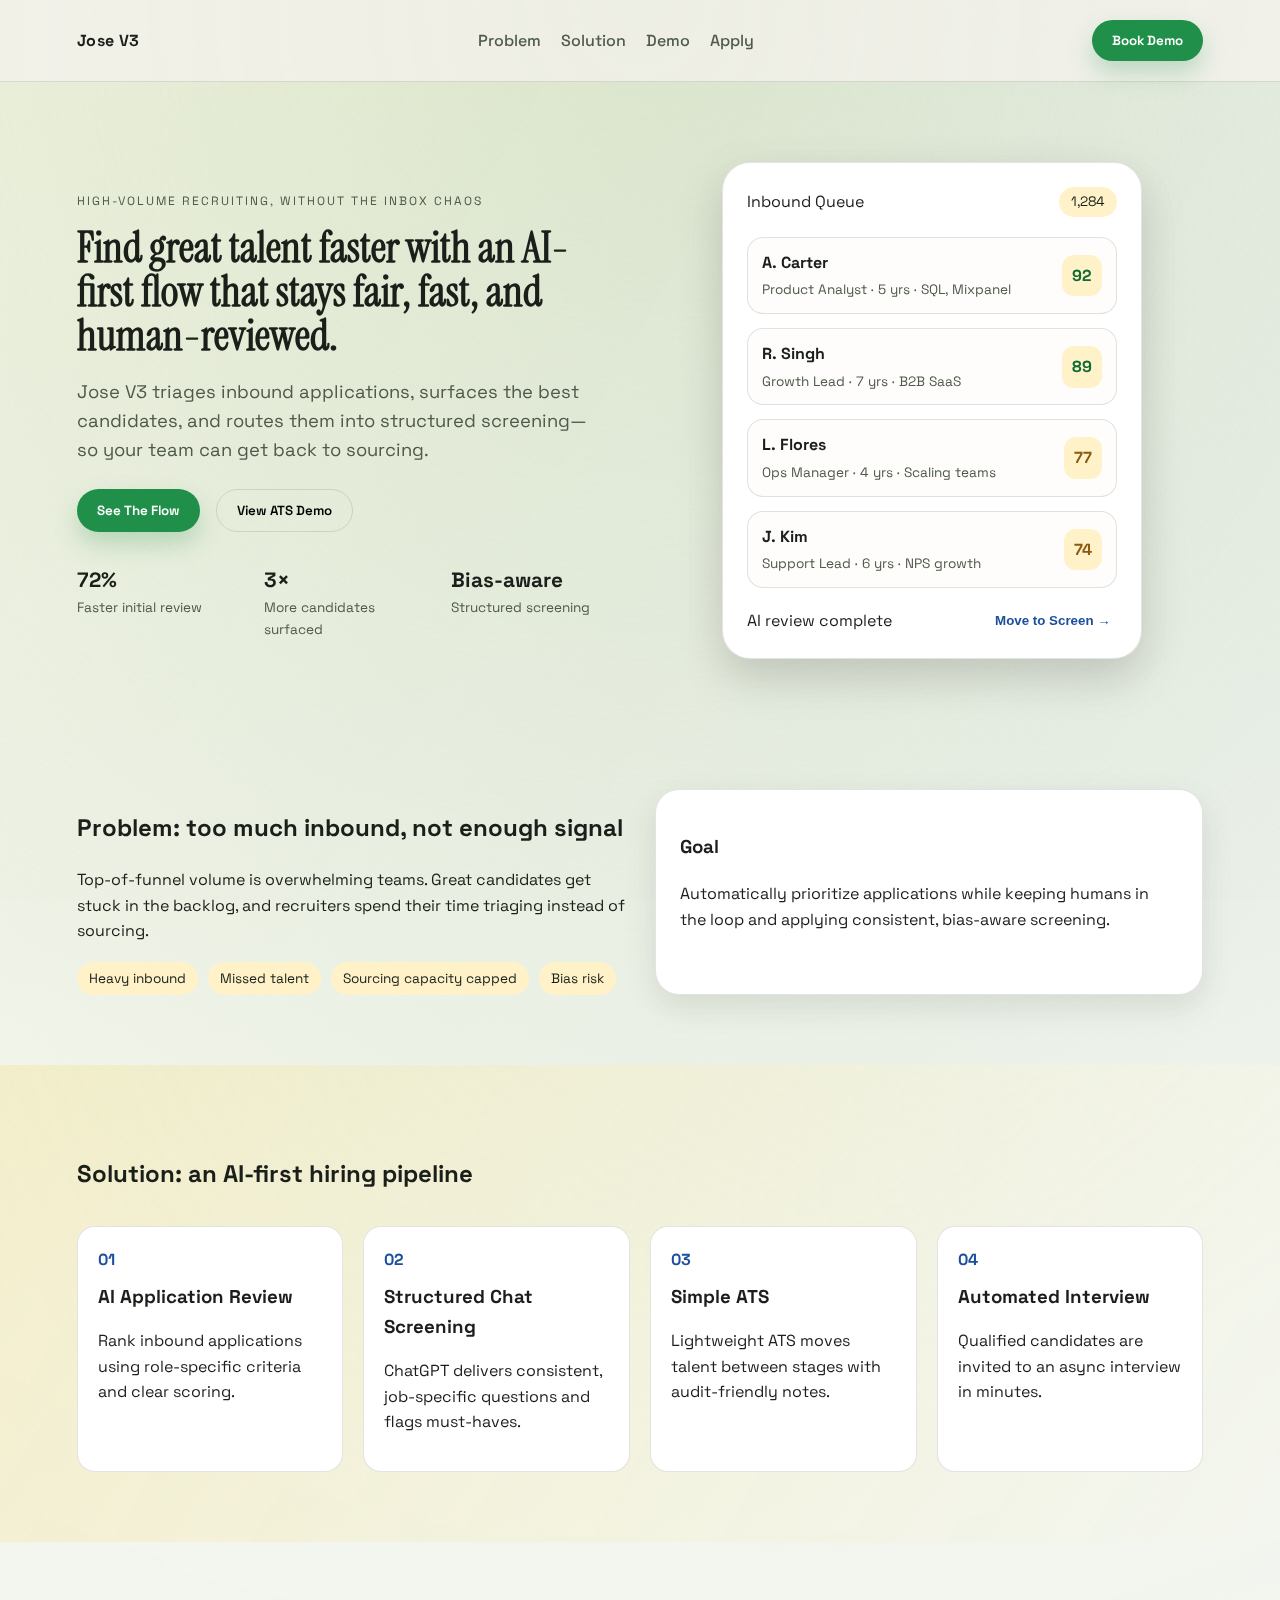
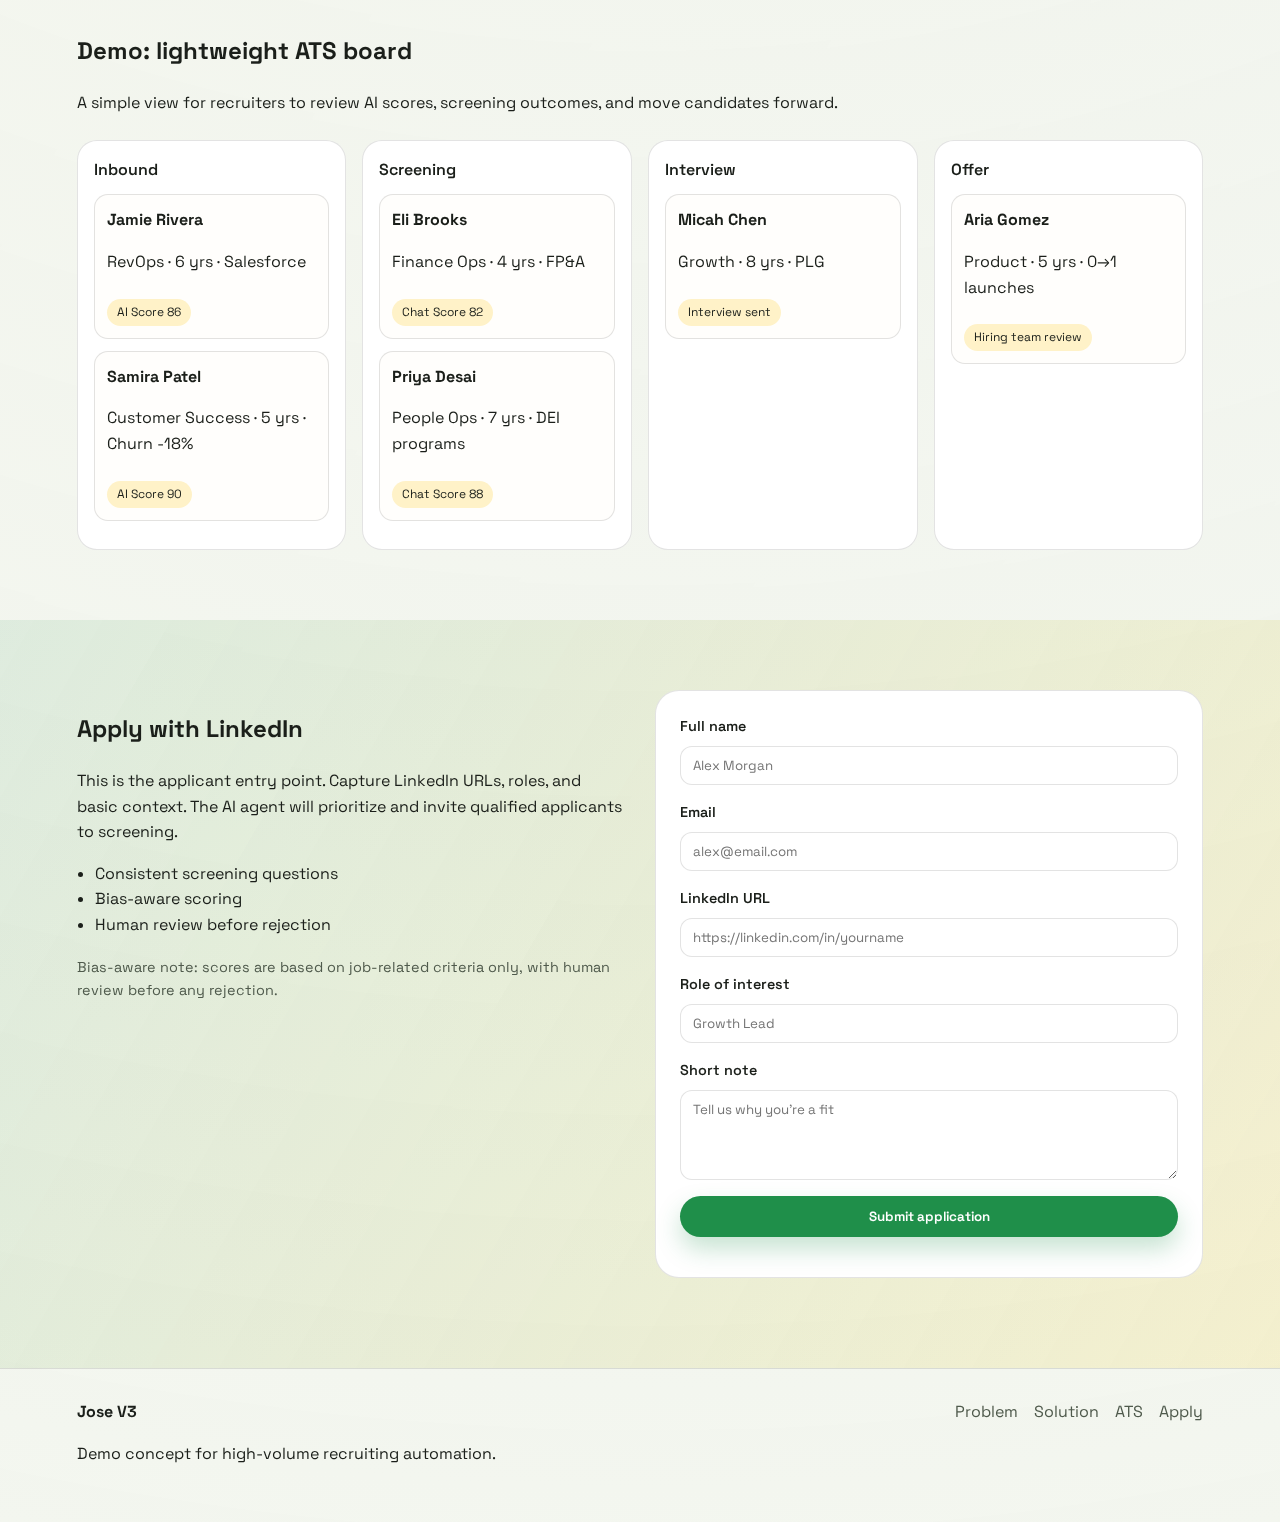
<file: index.html>
<!doctype html>
<html lang="en">
  <head>
    <meta charset="UTF-8" />
    <meta name="viewport" content="width=device-width, initial-scale=1" />
    <title>Jose V3 — High-Volume Recruiting Demo</title>
    <link rel="preconnect" href="https://fonts.googleapis.com" />
    <link rel="preconnect" href="https://fonts.gstatic.com" crossorigin />
    <link
      href="https://fonts.googleapis.com/css2?family=Instrument+Serif:ital@0;1&family=Space+Grotesk:wght@300;400;500;600;700&display=swap"
      rel="stylesheet"
    />
    <link rel="stylesheet" href="styles.css" />
  </head>
  <body>
    <div class="grain"></div>
    <header class="nav">
      <div class="logo">Jose V3</div>
      <nav>
        <a href="#problem">Problem</a>
        <a href="#solution">Solution</a>
        <a href="#demo">Demo</a>
        <a href="#apply">Apply</a>
      </nav>
      <button class="primary" onclick="document.getElementById('apply').scrollIntoView({behavior: 'smooth'})">
        Book Demo
      </button>
    </header>

    <main>
      <section class="hero">
        <div class="hero-text">
          <p class="eyebrow">High-volume recruiting, without the inbox chaos</p>
          <h1>
            Find great talent faster with an AI-first flow that stays fair, fast, and human-reviewed.
          </h1>
          <p class="lede">
            Jose V3 triages inbound applications, surfaces the best candidates, and routes them
            into structured screening—so your team can get back to sourcing.
          </p>
          <div class="cta-row">
            <button class="primary" onclick="document.getElementById('apply').scrollIntoView({behavior: 'smooth'})">
              See The Flow
            </button>
            <button class="ghost" onclick="document.getElementById('demo').scrollIntoView({behavior: 'smooth'})">
              View ATS Demo
            </button>
          </div>
          <div class="hero-stats">
            <div>
              <span class="stat">72%</span>
              <span class="label">Faster initial review</span>
            </div>
            <div>
              <span class="stat">3×</span>
              <span class="label">More candidates surfaced</span>
            </div>
            <div>
              <span class="stat">Bias-aware</span>
              <span class="label">Structured screening</span>
            </div>
          </div>
        </div>
        <div class="hero-panel">
          <div class="panel-card">
            <div class="card-header">
              <span>Inbound Queue</span>
              <span class="pill">1,284</span>
            </div>
            <ul class="queue">
              <li>
                <div>
                  <strong>A. Carter</strong>
                  <p>Product Analyst · 5 yrs · SQL, Mixpanel</p>
                </div>
                <span class="score high">92</span>
              </li>
              <li>
                <div>
                  <strong>R. Singh</strong>
                  <p>Growth Lead · 7 yrs · B2B SaaS</p>
                </div>
                <span class="score high">89</span>
              </li>
              <li>
                <div>
                  <strong>L. Flores</strong>
                  <p>Ops Manager · 4 yrs · Scaling teams</p>
                </div>
                <span class="score mid">77</span>
              </li>
              <li>
                <div>
                  <strong>J. Kim</strong>
                  <p>Support Lead · 6 yrs · NPS growth</p>
                </div>
                <span class="score mid">74</span>
              </li>
            </ul>
            <div class="card-footer">
              <span>AI review complete</span>
              <button class="link">Move to Screen →</button>
            </div>
          </div>
        </div>
      </section>

      <section id="problem" class="split">
        <div>
          <h2>Problem: too much inbound, not enough signal</h2>
          <p>
            Top-of-funnel volume is overwhelming teams. Great candidates get stuck in the backlog,
            and recruiters spend their time triaging instead of sourcing.
          </p>
          <div class="chips">
            <span>Heavy inbound</span>
            <span>Missed talent</span>
            <span>Sourcing capacity capped</span>
            <span>Bias risk</span>
          </div>
        </div>
        <div class="callout">
          <h3>Goal</h3>
          <p>
            Automatically prioritize applications while keeping humans in the loop and applying
            consistent, bias-aware screening.
          </p>
        </div>
      </section>

      <section id="solution" class="flow">
          <h2>Solution: an AI-first hiring pipeline</h2>
        <div class="flow-grid">
          <div class="flow-card">
            <span class="step">01</span>
            <h3>AI Application Review</h3>
            <p>Rank inbound applications using role-specific criteria and clear scoring.</p>
          </div>
          <div class="flow-card">
            <span class="step">02</span>
            <h3>Structured Chat Screening</h3>
            <p>ChatGPT delivers consistent, job-specific questions and flags must-haves.</p>
          </div>
          <div class="flow-card">
            <span class="step">03</span>
            <h3>Simple ATS</h3>
            <p>Lightweight ATS moves talent between stages with audit-friendly notes.</p>
          </div>
          <div class="flow-card">
            <span class="step">04</span>
            <h3>Automated Interview</h3>
            <p>Qualified candidates are invited to an async interview in minutes.</p>
          </div>
        </div>
      </section>

      <section id="demo" class="ats">
        <div class="ats-header">
          <h2>Demo: lightweight ATS board</h2>
          <p>
            A simple view for recruiters to review AI scores, screening outcomes, and move candidates forward.
          </p>
        </div>
        <div class="board">
          <div class="column">
            <div class="column-title">Inbound</div>
            <div class="card">
              <strong>Jamie Rivera</strong>
              <p>RevOps · 6 yrs · Salesforce</p>
              <span class="badge">AI Score 86</span>
            </div>
            <div class="card">
              <strong>Samira Patel</strong>
              <p>Customer Success · 5 yrs · Churn -18%</p>
              <span class="badge">AI Score 90</span>
            </div>
          </div>
          <div class="column">
            <div class="column-title">Screening</div>
            <div class="card">
              <strong>Eli Brooks</strong>
              <p>Finance Ops · 4 yrs · FP&A</p>
              <span class="badge">Chat Score 82</span>
            </div>
            <div class="card">
              <strong>Priya Desai</strong>
              <p>People Ops · 7 yrs · DEI programs</p>
              <span class="badge">Chat Score 88</span>
            </div>
          </div>
          <div class="column">
            <div class="column-title">Interview</div>
            <div class="card">
              <strong>Micah Chen</strong>
              <p>Growth · 8 yrs · PLG</p>
              <span class="badge">Interview sent</span>
            </div>
          </div>
          <div class="column">
            <div class="column-title">Offer</div>
            <div class="card">
              <strong>Aria Gomez</strong>
              <p>Product · 5 yrs · 0→1 launches</p>
              <span class="badge">Hiring team review</span>
            </div>
          </div>
        </div>
      </section>

      <section id="apply" class="apply">
        <div class="apply-text">
          <h2>Apply with LinkedIn</h2>
          <p>
            This is the applicant entry point. Capture LinkedIn URLs, roles, and basic context.
            The AI agent will prioritize and invite qualified applicants to screening.
          </p>
          <ul>
            <li>Consistent screening questions</li>
            <li>Bias-aware scoring</li>
            <li>Human review before rejection</li>
          </ul>
          <p class="disclaimer">
            Bias-aware note: scores are based on job-related criteria only, with human review before any
            rejection.
          </p>
        </div>
        <form class="apply-form" id="applyForm" action="recruiter-questions.html" method="get">
          <label>
            Full name
            <input type="text" name="name" placeholder="Alex Morgan" required />
          </label>
          <label>
            Email
            <input type="email" name="email" placeholder="alex@email.com" required />
          </label>
          <label>
            LinkedIn URL
            <input type="url" name="linkedin" placeholder="https://linkedin.com/in/yourname" required />
          </label>
          <label>
            Role of interest
            <input type="text" name="role" placeholder="Growth Lead" required />
          </label>
          <label>
            Short note
            <textarea name="note" rows="4" placeholder="Tell us why you're a fit"></textarea>
          </label>
          <button class="primary" type="submit">Submit application</button>
          <p class="form-note" id="formNote" aria-live="polite"></p>
        </form>
      </section>
    </main>

    <footer class="footer">
      <div>
        <strong>Jose V3</strong>
        <p>Demo concept for high-volume recruiting automation.</p>
      </div>
      <div class="footer-links">
        <a href="#problem">Problem</a>
        <a href="#solution">Solution</a>
        <a href="#demo">ATS</a>
        <a href="#apply">Apply</a>
      </div>
    </footer>

    <script src="script.js"></script>
  </body>
</html>
</file>
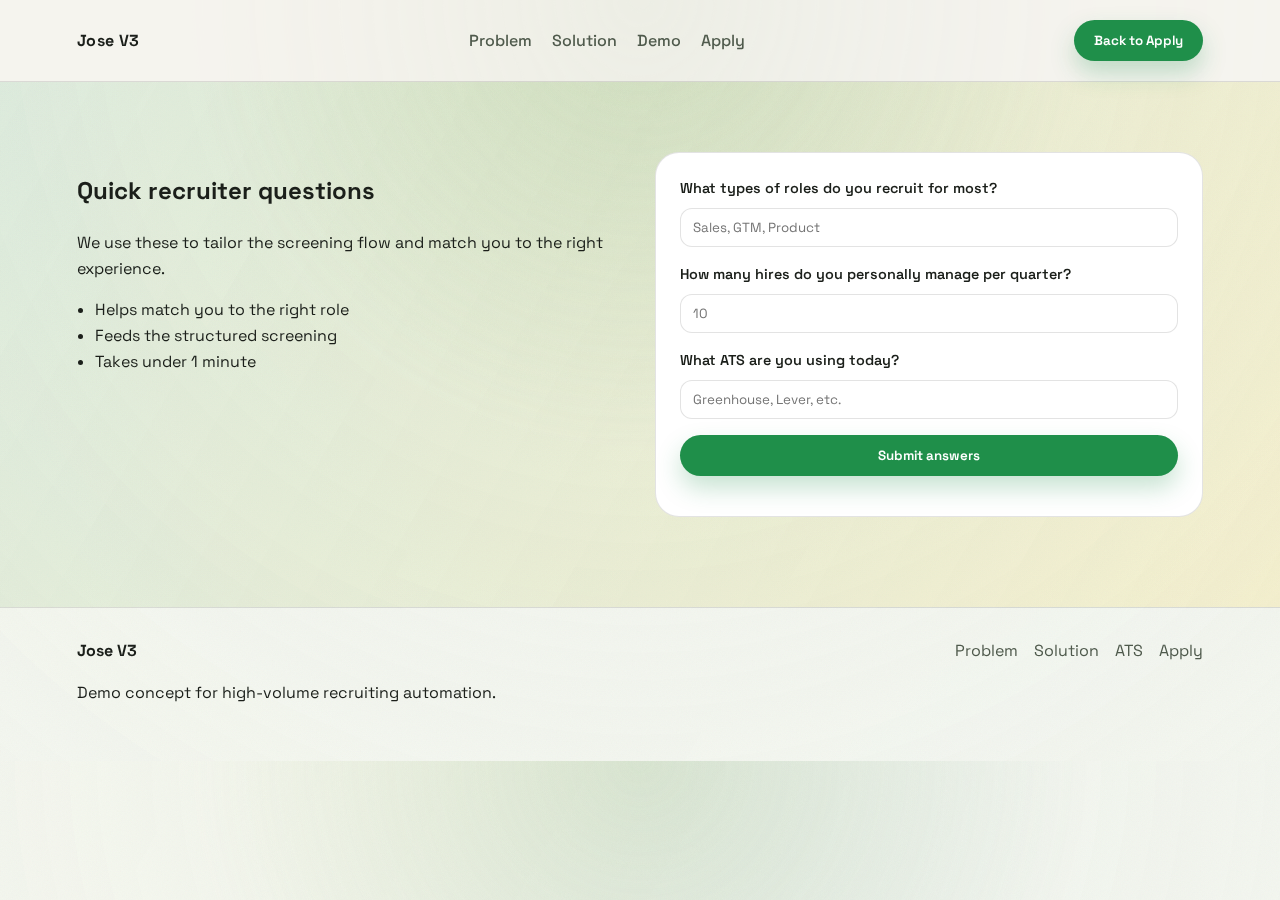
<file: recruiter-questions.html>
<!doctype html>
<html lang="en">
  <head>
    <meta charset="UTF-8" />
    <meta name="viewport" content="width=device-width, initial-scale=1" />
    <title>Jose V3 — Recruiter Questions</title>
    <link rel="preconnect" href="https://fonts.googleapis.com" />
    <link rel="preconnect" href="https://fonts.gstatic.com" crossorigin />
    <link
      href="https://fonts.googleapis.com/css2?family=Instrument+Serif:ital@0;1&family=Space+Grotesk:wght@300;400;500;600;700&display=swap"
      rel="stylesheet"
    />
    <link rel="stylesheet" href="styles.css" />
  </head>
  <body>
    <div class="grain"></div>
    <header class="nav">
      <div class="logo">Jose V3</div>
      <nav>
        <a href="index.html#problem">Problem</a>
        <a href="index.html#solution">Solution</a>
        <a href="index.html#demo">Demo</a>
        <a href="index.html#apply">Apply</a>
      </nav>
      <button class="primary" onclick="window.location.href='index.html#apply'">
        Back to Apply
      </button>
    </header>

    <main>
      <section class="apply">
        <div class="apply-text">
          <h2>Quick recruiter questions</h2>
          <p>
            We use these to tailor the screening flow and match you to the right experience.
          </p>
          <p class="highlight" id="applicantSummary"></p>
          <ul>
            <li>Helps match you to the right role</li>
            <li>Feeds the structured screening</li>
            <li>Takes under 1 minute</li>
          </ul>
        </div>
        <form class="apply-form" id="recruiterForm">
          <label>
            What types of roles do you recruit for most?
            <input type="text" name="roles" placeholder="Sales, GTM, Product" required />
          </label>
          <label>
            How many hires do you personally manage per quarter?
            <input type="number" name="volume" min="1" placeholder="10" required />
          </label>
          <label>
            What ATS are you using today?
            <input type="text" name="ats" placeholder="Greenhouse, Lever, etc." required />
          </label>
          <button class="primary" type="submit">Submit answers</button>
          <p class="form-note" id="recruiterNote" aria-live="polite"></p>
        </form>
      </section>
    </main>

    <footer class="footer">
      <div>
        <strong>Jose V3</strong>
        <p>Demo concept for high-volume recruiting automation.</p>
      </div>
      <div class="footer-links">
        <a href="index.html#problem">Problem</a>
        <a href="index.html#solution">Solution</a>
        <a href="index.html#demo">ATS</a>
        <a href="index.html#apply">Apply</a>
      </div>
    </footer>

    <script src="script.js"></script>
  </body>
</html>
</file>
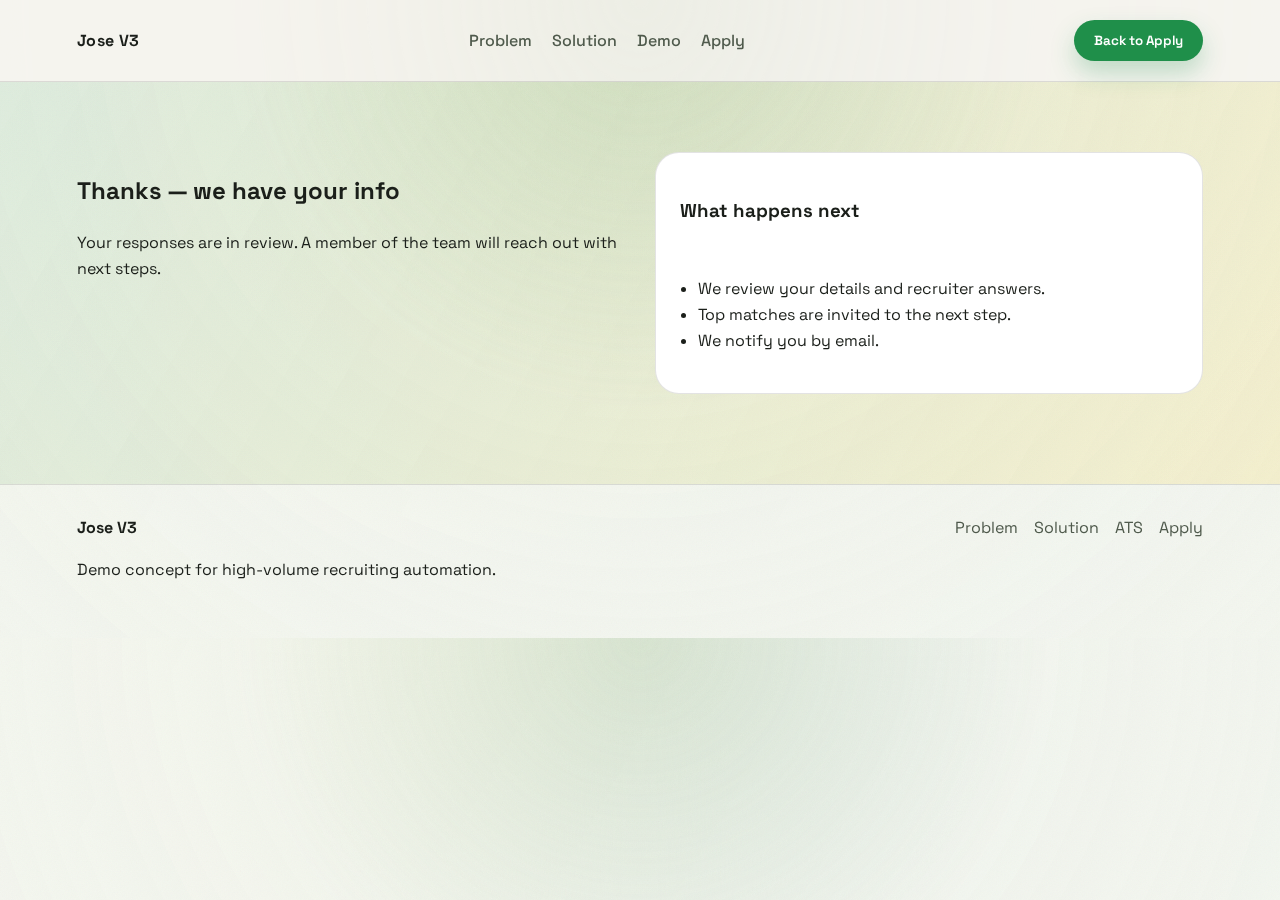
<file: thank-you.html>
<!doctype html>
<html lang="en">
  <head>
    <meta charset="UTF-8" />
    <meta name="viewport" content="width=device-width, initial-scale=1" />
    <title>Jose V3 — Thanks</title>
    <link rel="preconnect" href="https://fonts.googleapis.com" />
    <link rel="preconnect" href="https://fonts.gstatic.com" crossorigin />
    <link
      href="https://fonts.googleapis.com/css2?family=Instrument+Serif:ital@0;1&family=Space+Grotesk:wght@300;400;500;600;700&display=swap"
      rel="stylesheet"
    />
    <link rel="stylesheet" href="styles.css" />
  </head>
  <body>
    <div class="grain"></div>
    <header class="nav">
      <div class="logo">Jose V3</div>
      <nav>
        <a href="index.html#problem">Problem</a>
        <a href="index.html#solution">Solution</a>
        <a href="index.html#demo">Demo</a>
        <a href="index.html#apply">Apply</a>
      </nav>
      <button class="primary" onclick="window.location.href='index.html#apply'">
        Back to Apply
      </button>
    </header>

    <main>
      <section class="apply">
        <div class="apply-text">
          <h2>Thanks — we have your info</h2>
          <p>
            Your responses are in review. A member of the team will reach out with next steps.
          </p>
          <p class="highlight" id="thankYouSummary"></p>
        </div>
        <div class="apply-form">
          <h3>What happens next</h3>
          <ul>
            <li>We review your details and recruiter answers.</li>
            <li>Top matches are invited to the next step.</li>
            <li>We notify you by email.</li>
          </ul>
        </div>
      </section>
    </main>

    <footer class="footer">
      <div>
        <strong>Jose V3</strong>
        <p>Demo concept for high-volume recruiting automation.</p>
      </div>
      <div class="footer-links">
        <a href="index.html#problem">Problem</a>
        <a href="index.html#solution">Solution</a>
        <a href="index.html#demo">ATS</a>
        <a href="index.html#apply">Apply</a>
      </div>
    </footer>

    <script src="script.js"></script>
  </body>
</html>
</file>
<file: styles.css>
:root {
  color-scheme: light;
  --bg: #f3f6ef;
  --ink: #1b1f1a;
  --muted: #4f5a4c;
  --accent: #1f8f4a;
  --accent-2: #1b4f9c;
  --panel: #ffffff;
  --soft: #fff2c8;
  --highlight: #f7d44a;
  --stroke: rgba(28, 26, 22, 0.12);
  --shadow: 0 18px 45px rgba(20, 16, 10, 0.18);
}

* {
  box-sizing: border-box;
}

body {
  margin: 0;
  font-family: "Space Grotesk", sans-serif;
  color: var(--ink);
  background:
    radial-gradient(circle at top, rgba(31, 143, 74, 0.12) 0%, rgba(243, 246, 239, 0.92) 45%, #f3f6ef 100%),
    linear-gradient(120deg, rgba(247, 212, 74, 0.2), rgba(27, 79, 156, 0.15));
  line-height: 1.6;
}

.grain {
  position: fixed;
  inset: 0;
  background-image: url("data:image/svg+xml,%3Csvg xmlns='http://www.w3.org/2000/svg' width='120' height='120' viewBox='0 0 120 120'%3E%3Cfilter id='noiseFilter'%3E%3CfeTurbulence type='fractalNoise' baseFrequency='0.8' numOctaves='4' stitchTiles='stitch'/%3E%3C/filter%3E%3Crect width='120' height='120' filter='url(%23noiseFilter)' opacity='0.14'/%3E%3C/svg%3E");
  mix-blend-mode: multiply;
  opacity: 0.3;
  pointer-events: none;
  z-index: 0;
}

.nav {
  position: sticky;
  top: 0;
  z-index: 5;
  display: flex;
  align-items: center;
  justify-content: space-between;
  padding: 20px 6vw;
  background: rgba(246, 243, 239, 0.85);
  backdrop-filter: blur(16px);
  border-bottom: 1px solid var(--stroke);
}

.logo {
  font-weight: 700;
  letter-spacing: 0.4px;
}

nav {
  display: flex;
  gap: 20px;
}

nav a {
  text-decoration: none;
  color: var(--muted);
  font-weight: 500;
}

nav a:hover {
  color: var(--ink);
}

.primary,
.ghost {
  font-family: "Space Grotesk", sans-serif;
  padding: 12px 20px;
  border-radius: 999px;
  border: none;
  cursor: pointer;
  font-weight: 600;
}

.primary {
  background: var(--accent);
  color: white;
  box-shadow: 0 12px 24px rgba(31, 143, 74, 0.25);
}

.ghost {
  background: transparent;
  border: 1px solid var(--stroke);
}

main {
  position: relative;
  z-index: 1;
}

.hero {
  display: grid;
  grid-template-columns: repeat(auto-fit, minmax(320px, 1fr));
  gap: 40px;
  padding: 80px 6vw 60px;
  align-items: center;
}

.hero-text h1 {
  font-family: "Instrument Serif", serif;
  font-size: clamp(2.6rem, 3vw, 4rem);
  line-height: 1.05;
  margin: 16px 0;
}

.eyebrow {
  text-transform: uppercase;
  letter-spacing: 2px;
  font-size: 0.75rem;
  color: var(--muted);
}

.lede {
  font-size: 1.15rem;
  color: var(--muted);
  max-width: 520px;
}

.cta-row {
  display: flex;
  gap: 16px;
  margin: 24px 0 32px;
}

.hero-stats {
  display: grid;
  grid-template-columns: repeat(auto-fit, minmax(140px, 1fr));
  gap: 18px;
}

.hero-stats .stat {
  font-size: 1.3rem;
  font-weight: 700;
}

.hero-stats .label {
  color: var(--muted);
  font-size: 0.85rem;
  display: block;
}

.hero-panel {
  display: flex;
  justify-content: center;
}

.panel-card {
  width: min(420px, 90%);
  background: var(--panel);
  border-radius: 28px;
  padding: 24px;
  box-shadow: var(--shadow);
  border: 1px solid var(--stroke);
}

.card-header,
.card-footer {
  display: flex;
  justify-content: space-between;
  align-items: center;
}

.pill {
  background: var(--soft);
  padding: 4px 12px;
  border-radius: 999px;
  font-size: 0.85rem;
}

.queue {
  list-style: none;
  padding: 0;
  margin: 20px 0;
  display: grid;
  gap: 14px;
}

.queue li {
  display: flex;
  justify-content: space-between;
  align-items: center;
  border: 1px solid var(--stroke);
  border-radius: 16px;
  padding: 12px 14px;
  background: #fffdfb;
}

.queue p {
  margin: 4px 0 0;
  color: var(--muted);
  font-size: 0.85rem;
}

.score {
  font-weight: 700;
  padding: 8px 10px;
  border-radius: 12px;
  background: var(--soft);
}

.score.high {
  color: #0f6a35;
}

.score.mid {
  color: #8a5a10;
}

.link {
  background: none;
  border: none;
  color: var(--accent-2);
  cursor: pointer;
  font-weight: 600;
}

.split {
  display: grid;
  grid-template-columns: repeat(auto-fit, minmax(280px, 1fr));
  gap: 30px;
  padding: 70px 6vw;
}

.callout {
  background: var(--panel);
  border-radius: 24px;
  padding: 24px;
  border: 1px solid var(--stroke);
  box-shadow: 0 12px 32px rgba(22, 18, 12, 0.1);
}

.chips {
  display: flex;
  flex-wrap: wrap;
  gap: 10px;
  margin-top: 18px;
}

.chips span {
  background: var(--soft);
  padding: 6px 12px;
  border-radius: 999px;
  font-size: 0.85rem;
}

.flow {
  padding: 70px 6vw;
  background: linear-gradient(120deg, rgba(247, 212, 74, 0.2), rgba(243, 246, 239, 0.9));
}

.flow h2 {
  margin-bottom: 32px;
}

.flow-grid {
  display: grid;
  grid-template-columns: repeat(auto-fit, minmax(220px, 1fr));
  gap: 20px;
}

.flow-card {
  background: var(--panel);
  border-radius: 18px;
  padding: 20px;
  border: 1px solid var(--stroke);
  min-height: 180px;
}

.flow-card h3 {
  margin: 10px 0 8px;
}

.step {
  font-weight: 700;
  color: var(--accent-2);
}

.ats {
  padding: 70px 6vw;
}

.ats-header {
  margin-bottom: 24px;
}

.board {
  display: grid;
  grid-template-columns: repeat(auto-fit, minmax(220px, 1fr));
  gap: 16px;
}

.column {
  background: var(--panel);
  border-radius: 20px;
  padding: 16px;
  border: 1px solid var(--stroke);
  min-height: 280px;
}

.column-title {
  font-weight: 600;
  margin-bottom: 12px;
}

.card {
  border: 1px solid var(--stroke);
  border-radius: 14px;
  padding: 12px;
  margin-bottom: 12px;
  background: #fffefc;
}

.badge {
  display: inline-block;
  margin-top: 8px;
  background: var(--soft);
  padding: 4px 10px;
  border-radius: 999px;
  font-size: 0.75rem;
}

.apply {
  padding: 70px 6vw 90px;
  display: grid;
  grid-template-columns: repeat(auto-fit, minmax(280px, 1fr));
  gap: 30px;
  background: linear-gradient(120deg, rgba(31, 143, 74, 0.1), rgba(247, 212, 74, 0.2));
}

.apply ul {
  padding-left: 18px;
}

.disclaimer {
  font-size: 0.9rem;
  color: var(--muted);
  margin-top: 18px;
}

.apply-form {
  background: var(--panel);
  padding: 24px;
  border-radius: 24px;
  border: 1px solid var(--stroke);
  display: grid;
  gap: 16px;
}

.highlight {
  color: var(--accent-2);
  font-weight: 600;
}

label {
  display: grid;
  gap: 8px;
  font-weight: 600;
  font-size: 0.9rem;
}

input,
textarea {
  border-radius: 12px;
  border: 1px solid var(--stroke);
  padding: 10px 12px;
  font-family: "Space Grotesk", sans-serif;
}

.form-note {
  color: var(--accent-2);
  margin: 0;
  font-weight: 600;
}

.footer {
  padding: 30px 6vw 40px;
  display: flex;
  flex-wrap: wrap;
  gap: 20px;
  justify-content: space-between;
  border-top: 1px solid var(--stroke);
}

.footer-links {
  display: flex;
  gap: 16px;
}

.footer a {
  text-decoration: none;
  color: var(--muted);
}

@media (max-width: 800px) {
  nav {
    display: none;
  }

  .cta-row {
    flex-direction: column;
    align-items: flex-start;
  }
}
</file>
